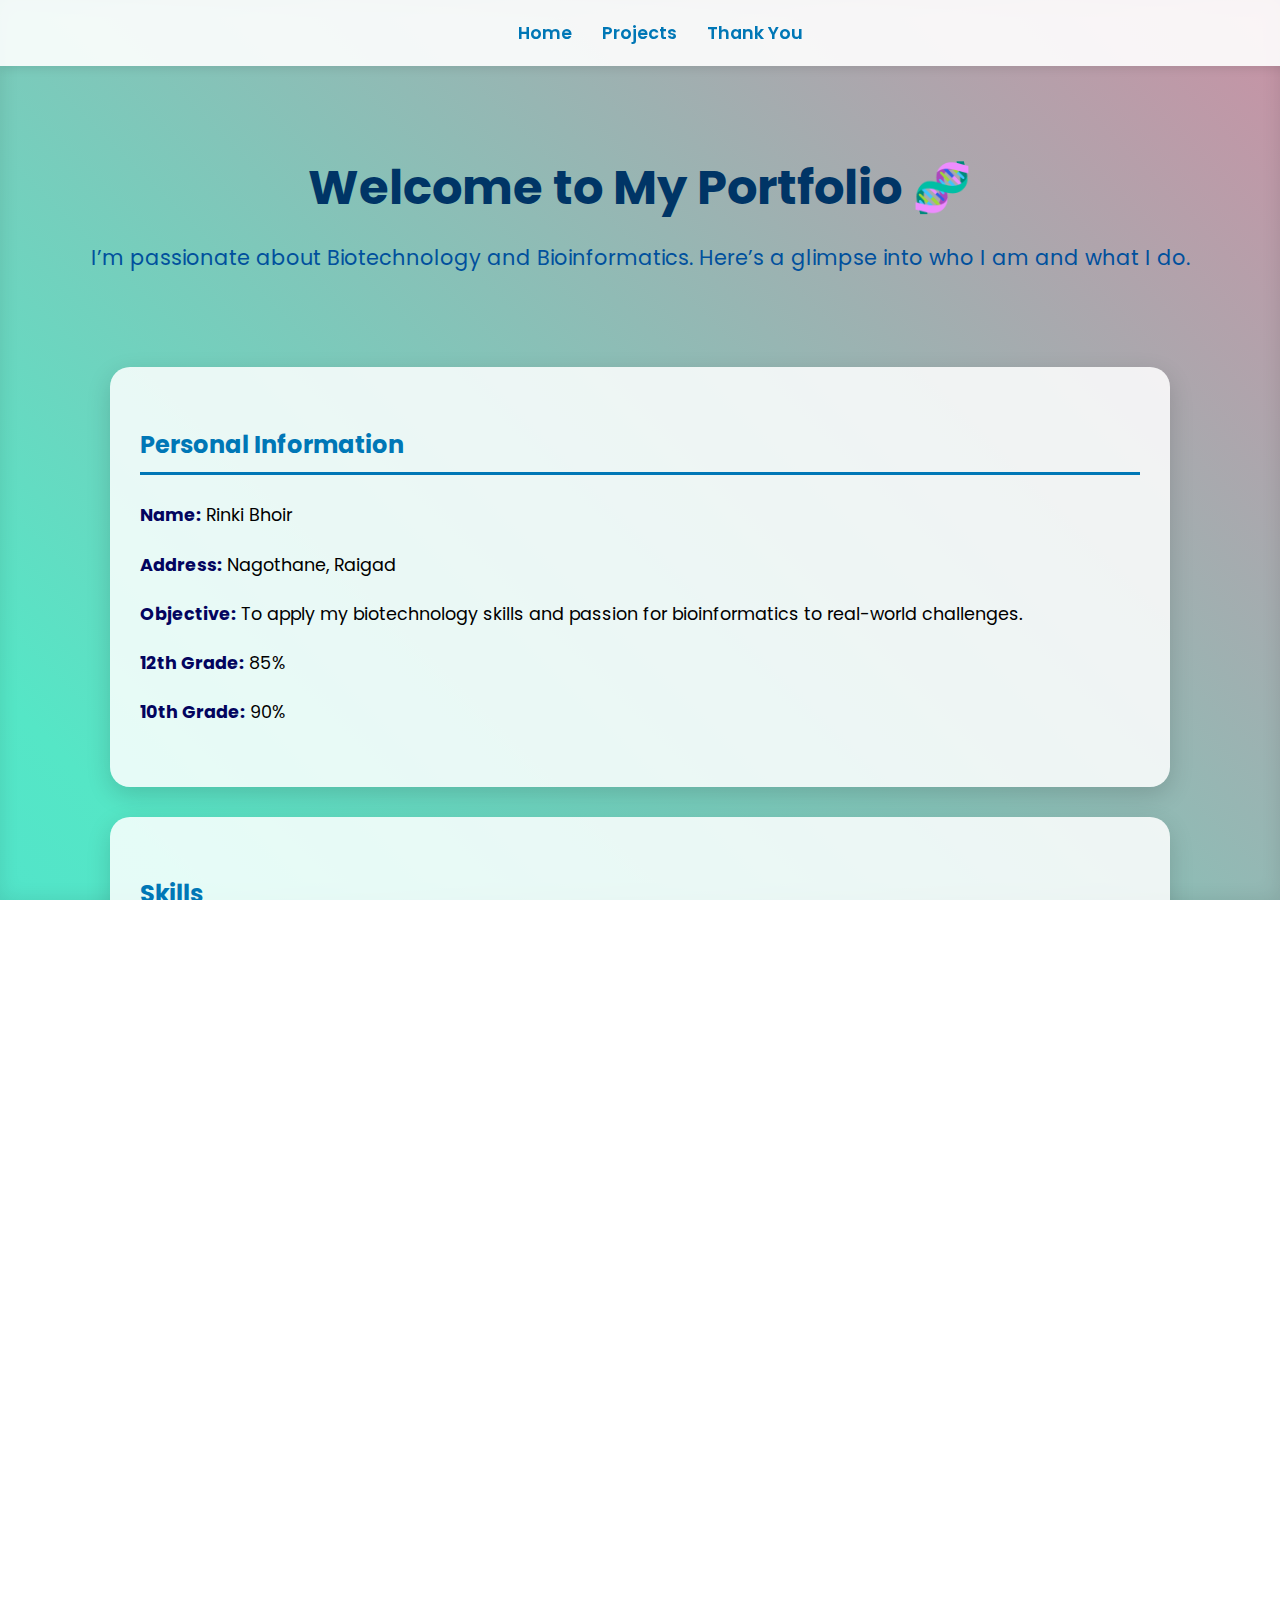
<file: index.html>
<!DOCTYPE html>
<html lang="en">

<head>
    <meta charset="UTF-8">
    <meta name="viewport" content="width=device-width, initial-scale=1.0">
    <title>Rinki Bhoir Portfolio</title>
    
    <link href="https://fonts.googleapis.com/css2?family=Poppins:wght@300;600&display=swap" rel="stylesheet">
    <link rel="stylesheet" href="https://cdnjs.cloudflare.com/ajax/libs/font-awesome/6.4.0/css/all.min.css">
    
    <style>
        body, html {
            margin: 0;
            padding: 0;
            height: 100%;
            font-family: 'Poppins', sans-serif;
            overflow-x: hidden;
            position: relative;
            background: linear-gradient(45deg, #2dd1fa, #55e6c6, #ff6a95, #8e44ad);
            background-size: 400% 400%;
            animation: gradientAnimation 10s ease infinite;
            box-shadow: inset 0 0 20px rgba(0, 0, 0, 0.1);
        }

        @keyframes gradientAnimation {
            0% { background-position: 0% 50%; }
            25% { background-position: 50% 50%; }
            50% { background-position: 100% 50%; }
            75% { background-position: 50% 50%; }
            100% { background-position: 0% 50%; }
        }

        header {
            text-align: center;
            padding: 80px 20px 40px;
            color: #003566;
        }

        header h1 {
            font-size: 3em;
            margin-bottom: 10px;
            animation: fadeDown 1s ease forwards;
        }

        header p {
            font-size: 1.3em;
            color: #00509d;
            margin-top: 15px;
            animation: fadeDown 1.5s ease forwards;
        }

        @keyframes fadeDown {
            from { opacity: 0; transform: translateY(-30px); }
            to { opacity: 1; transform: translateY(0); }
        }

        section {
            background: rgba(255, 255, 255, 0.85);
            margin: 30px auto;
            padding: 40px 30px;
            border-radius: 20px;
            box-shadow: 0 8px 24px rgba(0,0,0,0.15);
            max-width: 1000px;
            transition: transform 0.3s, box-shadow 0.3s;
        }

        section:hover {
            transform: translateY(-8px);
            box-shadow: 0 12px 30px rgba(0,0,0,0.25);
        }

        h2 {
            color: #0077b6;
            border-bottom: 3px solid #0077b6;
            padding-bottom: 10px;
            margin-bottom: 25px;
        }

        ul, p {
            font-size: 1.1em;
            line-height: 1.8;
        }

        .highlight {
            font-weight: bold;
            color: #03045e;
        }

        .btn {
            display: inline-block;
            margin: 40px auto 20px;
            padding: 14px 30px;
            background: #0077b6;
            color: #fff;
            text-decoration: none;
            border-radius: 12px;
            font-size: 1.2em;
            transition: background 0.3s;
        }

        .btn:hover {
            background: #023e8a;
        }

        .social-icons {
            margin-top: 25px;
            text-align: center;
        }

        .social-icons a {
            margin: 0 15px;
            display: inline-block;
            background: #0077b6;
            color: white;
            font-size: 1.8em;
            width: 50px;
            height: 50px;
            border-radius: 50%;
            line-height: 50px;
            transition: transform 0.3s, background 0.3s;
        }

        .social-icons a:hover {
            transform: scale(1.2);
            background: #023e8a;
        }

        @media (max-width: 600px) {
            header h1 {
                font-size: 2.2em;
            }

            header p {
                font-size: 1em;
            }

            section {
                margin: 20px;
                padding: 20px 15px;
            }
        }
       
        .nav-header {
            background: rgba(255, 255, 255, 0.9);
            padding: 20px;
            position: fixed;
            width: 100%;
            top: 0;
            z-index: 1000;
            box-shadow: 0 2px 10px rgba(0,0,0,0.1);
        }

        .nav-header nav {
            max-width: 1000px;
            margin: 0 auto;
            display: flex;
            justify-content: center;
            gap: 30px;
        }

        .nav-header a {
            color: #0077b6;
            text-decoration: none;
            font-weight: 600;
            font-size: 1.1em;
            transition: color 0.3s;
        }

        .nav-header a:hover {
            color: #023e8a;
        }

        footer {
            background: rgba(255, 255, 255, 0.9);
            padding: 30px;
            text-align: center;
            margin-top: 50px;
            box-shadow: 0 -2px 10px rgba(0,0,0,0.1);
        }

        footer p {
            color: #0077b6;
            margin: 10px 0;
        }

        /* Adjust header padding to account for fixed nav */
        header {
            padding-top: 120px;
        }

    </style>
</head>

<body>
    <div class="nav-header">
        <nav>
            <a href="index.html">Home</a>
            <a href="projects.html">Projects</a>
            <a href="thankyou.html">Thank You</a>
        </nav>
    </div>

    <header>
        <h1>Welcome to My Portfolio 🧬</h1>
        <p>I’m passionate about Biotechnology and Bioinformatics. Here’s a glimpse into who I am and what I do.</p>
    </header>

    <section>
        <h2>Personal Information</h2>
        <p><span class="highlight">Name:</span> Rinki Bhoir</p>
        <p><span class="highlight">Address:</span> Nagothane, Raigad</p>
        <p><span class="highlight">Objective:</span> To apply my biotechnology skills and passion for bioinformatics to real-world challenges.</p>
        <p><span class="highlight">12th Grade:</span> 85%</p>
        <p><span class="highlight">10th Grade:</span> 90%</p>
    </section>

    <section>
        <h2>Skills</h2>
        <ul>
            <li>Data Analysis - Medium Level</li>
            <li>Microbial Growth culture (SPC)- Medium Level</li>
            <li>Aseptic Techniques and Microbial Culture - Medium Level</li>
            <li>Sequence Alignment - High Level</li>
            <li>BioPython,basic Python,HTML</li>
            <li>Basic Gene/DNA Analysis Tool (GC%, AT%, Length)</li>
            <li>Basic Microbiology Skils</li>
            <li>Biological Data Visualization (Charts from FASTA or CSV)</li>
            
            <li>Quality analysis of food (MBRT test, Resazurin test)</li>
        </ul>
    </section>

    <section>
        <h2>Languages Known</h2>
        <ul>
            <li>English</li>
            <li>Hindi</li>
            <li>Marathi</li>
        </ul>
    </section>

    <section>
        <h2>Contact & Socials</h2>
        <ul>
            <li><span class="highlight">Gmail:</span><a href="https://mail.google.com/mail/?view=cm&to=bhoirrinki@gmail.com" target="_blank">bhoirrinki@gmail.com</i></a>
            </li>
            <li><span class="highlight">Instagram:</span><a href="https://www.instagram.com/rinki_bhoir">rinki_bhoir</a></li>
            <li><span class="highlight">LinkedIn:</span> <a href="https://www.linkedin.com/in/rinki-bhoir-b1120a279" target="_blank">Rinki Bhoir LinkedIn</a></li>
        </ul>
        <div class="social-icons">
            <a href="https://mail.google.com/mail/?view=cm&to=bhoirrinki@gmail.com" target="_blank"><i class="fas fa-envelope"></i></a>
            <a href="https://www.instagram.com/rinki_bhoir" target="_blank"><i class="fab fa-instagram"></i></a>
            <a href="https://www.linkedin.com/in/rinki-bhoir-b1120a279" target="_blank"><i class="fab fa-linkedin"></i></a>
        </div>
    </section>

    <div style="text-align:center;">
        <a href="projects.html" class="btn">View Projects</a>
    </div>

    <footer>
        <p>&copy; 2023 Rinki Bhoir. All rights reserved.</p>
        <p>Biotechnology & Bioinformatics Portfolio</p>
        <div class="social-icons">
            <a href="https://mail.google.com/mail/?view=cm&to=bhoirrinki@gmail.com" target="_blank"><i class="fas fa-envelope"></i></a>
            <a href="https://www.instagram.com/rinki_bhoir" target="_blank"><i class="fab fa-instagram"></i></a>
            <a href="https://www.linkedin.com/in/rinki-bhoir-b1120a279" target="_blank"><i class="fab fa-linkedin"></i></a>
        </div>
    </footer>



</body>

</html>
</file>
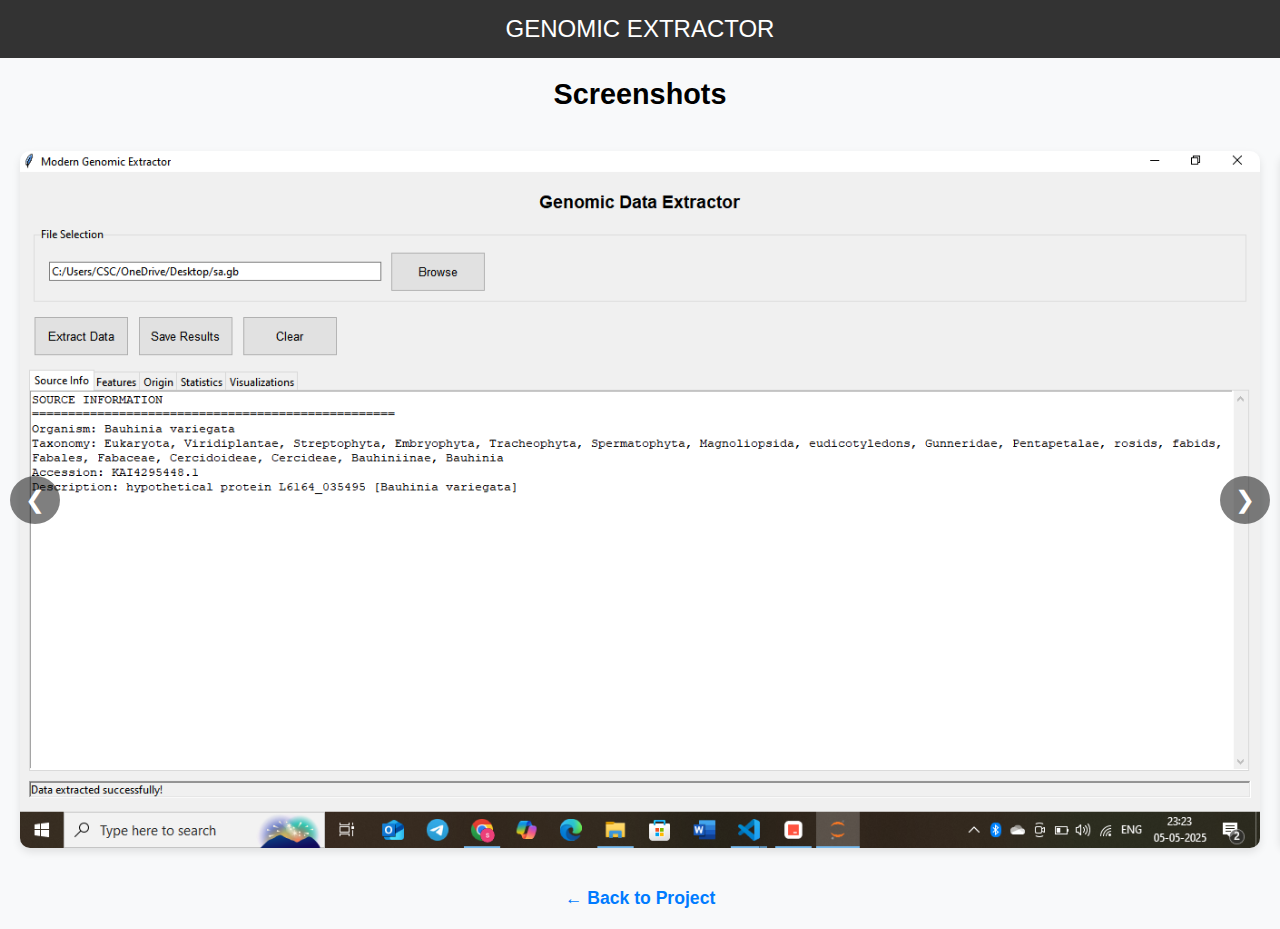
<file: extract.html>
<!DOCTYPE html>
<html lang="en">
<head>
  <meta charset="UTF-8" />
  <meta name="viewport" content="width=device-width, initial-scale=1.0"/>
  <title>Image Gallery</title>
  <style>
    * {
      box-sizing: border-box;
      margin: 0;
      padding: 0;
    }

    body {
      font-family: Arial, sans-serif;
      background-color: #f8f9fa;
      scroll-behavior: smooth;
    }

    header {
      background-color: #333;
      color: white;
      padding: 15px;
      text-align: center;
      font-size: 1.5em;
    }

    h1 {
      text-align: center;
      margin: 20px 0;
      font-size: 1.8em;
    }

    .gallery-wrapper {
      position: relative;
      overflow: hidden;
      max-width: 100%;
    }

    .scroll-container {
      display: flex;
      overflow-x: auto;
      scroll-snap-type: x mandatory;
      gap: 20px;
      padding: 20px;
      scroll-behavior: smooth;
    }

    .scroll-container img {
      flex: 0 0 100%;
      max-width: 100%;
      height: auto;
      scroll-snap-align: center;
      border-radius: 10px;
      box-shadow: 0 4px 8px rgba(0,0,0,0.1);
    }

    .nav-button {
      position: absolute;
      top: 50%;
      transform: translateY(-50%);
      background-color: rgba(0, 0, 0, 0.5);
      color: white;
      border: none;
      padding: 10px 15px;
      font-size: 1.5em;
      cursor: pointer;
      z-index: 10;
      border-radius: 50%;
    }

    .nav-button.left {
      left: 10px;
    }

    .nav-button.right {
      right: 10px;
    }

    .nav-button:hover {
      background-color: rgba(0, 0, 0, 0.7);
    }

    .back-link {
      text-align: center;
      display: block;
      margin: 20px auto;
      text-decoration: none;
      color: #007bff;
      font-weight: bold;
      font-size: 1.1em;
    }

    /* Responsive font sizes */
    @media (max-width: 768px) {
      h1 {
        font-size: 1.4em;
      }
      header {
        font-size: 1.2em;
      }
      .nav-button {
        padding: 8px 12px;
        font-size: 1.2em;
      }
    }
  </style>
</head>
<body>
  <header>GENOMIC EXTRACTOR</header>

  <h1>Screenshots</h1>

  <div class="gallery-wrapper">
    <button class="nav-button left" onclick="scrollLeft()">&#10094;</button>

    <div class="scroll-container" id="scrollContainer">
      <img src="Screenshot (486).png" alt="Result 1" />
      <img src="Screenshot (487).png" alt="Result 2" />
      <img src="Screenshot (488).png" alt="Result 3" />
      <img src="Screenshot (489).png" alt="Result 4" />
      <img src="Screenshot (490).png" alt="Result 5" />
      <img src="Screenshot (491).png" alt="Result 6" />
      <img src="Screenshot (492).png" alt="Result 7" />
    </div>

    <button class="nav-button right" onclick="scrollRight()">&#10095;</button>
  </div>

  <a href="index.html" class="back-link">← Back to Project</a>

  <script>
    const scrollContainer = document.getElementById("scrollContainer");

    function scrollLeft() {
      scrollContainer.scrollBy({ left: -window.innerWidth, behavior: "smooth" });
    }

    function scrollRight() {
      scrollContainer.scrollBy({ left: window.innerWidth, behavior: "smooth" });
    }
  </script>
</body>
</html>
</file>
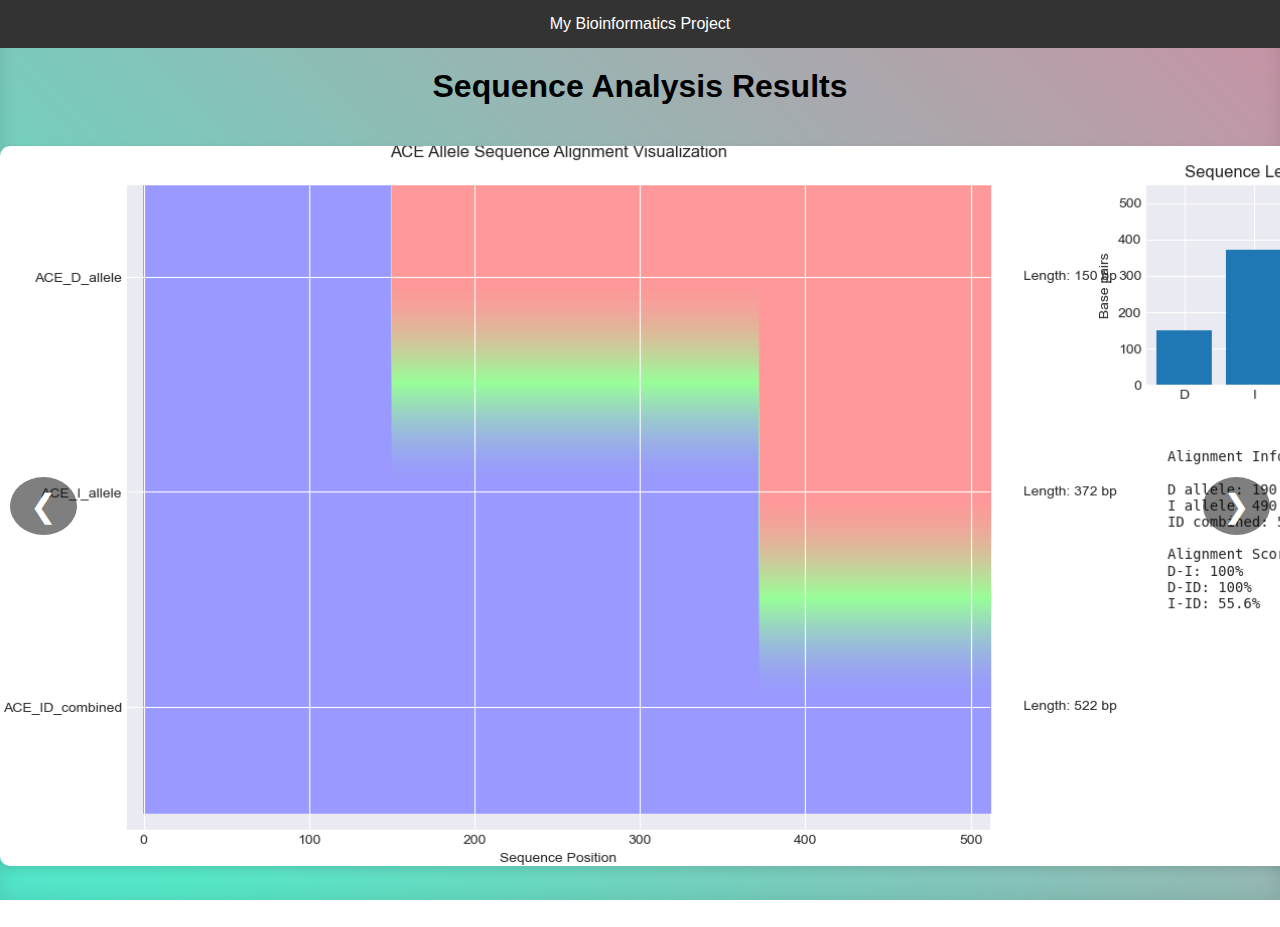
<file: image.html>
<!DOCTYPE html>
<html lang="en">
<head>
  <meta charset="UTF-8" />
  <meta name="viewport" content="width=device-width, initial-scale=1.0"/>
  <title>Image Gallery</title>
  <link rel="stylesheet" href="stylesi.css" />
  <script defer src="is.js"></script>
</head>
<body>
  <!-- HEADER -->
  <header style="background-color: #333; color: white; padding: 15px; text-align: center;">
    My Bioinformatics Project
  </header>

  <!-- HEADING BELOW HEADER -->
  <h1 style="text-align:center; margin-top: 20px;">Sequence Analysis Results</h1>

  <!-- IMAGE SCROLL CONTAINER WITH NAV BUTTONS -->
  <div class="gallery-wrapper">
    <button class="nav-button left">&#10094;</button>
    
    <div class="scroll-container" id="scrollContainer">
      <img src="allele sequence.png" alt="Result 1" />
      <img src="Figure_1.png" alt="Result 2" />
      
    </div>

    <button class="nav-button right">&#10095;</button>
  </div>

  <!-- BACK LINK -->
  <div style="text-align:center; margin-top:20px;">
    <a href="index.html" class="back-link">← Back to Project</a>
  </div>
</body>
</html>
</file>
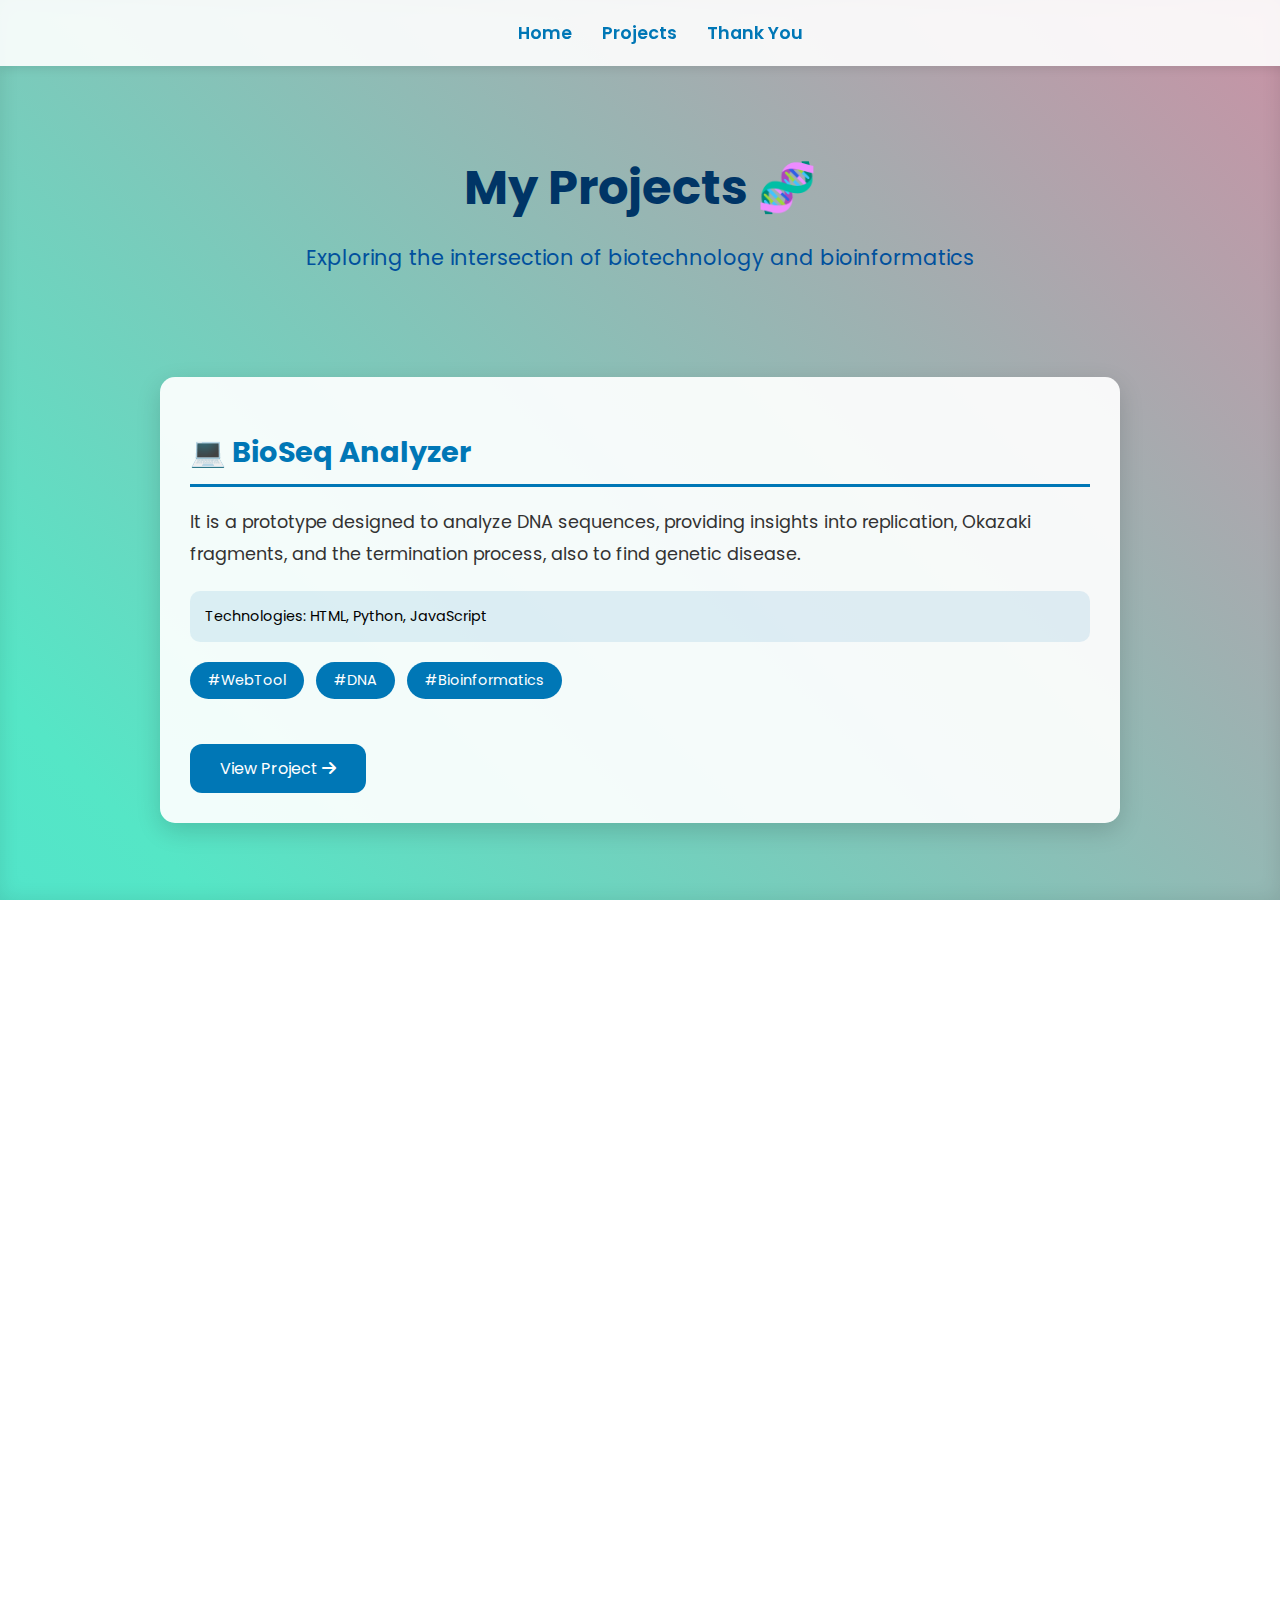
<file: projects.html>
<!DOCTYPE html>
<html lang="en">
<head>
    <meta charset="UTF-8">
    <meta name="viewport" content="width=device-width, initial-scale=1.0">
    <title>Projects - Rinki Bhoir</title>
    <script src="scripts.js"></script>
    <link href="https://fonts.googleapis.com/css2?family=Poppins:wght@300;600&display=swap" rel="stylesheet">
    <link rel="stylesheet" href="https://cdnjs.cloudflare.com/ajax/libs/font-awesome/6.4.0/css/all.min.css">
    
    <style>
        /* Include base styles from porttest1.html */
        body, html {
            margin: 0;
            padding: 0;
            height: 100%;
            font-family: 'Poppins', sans-serif;
            overflow-x: hidden;
            position: relative;
            background: linear-gradient(45deg, #2dd1fa, #55e6c6, #ff6a95, #8e44ad);
            background-size: 400% 400%;
            animation: gradientAnimation 10s ease infinite;
            box-shadow: inset 0 0 20px rgba(0, 0, 0, 0.1);
        }

        @keyframes gradientAnimation {
            0% { background-position: 0% 50%; }
            25% { background-position: 50% 50%; }
            50% { background-position: 100% 50%; }
            75% { background-position: 50% 50%; }
            100% { background-position: 0% 50%; }
        }

        header {
            text-align: center;
            padding: 80px 20px 40px;
            color: #003566;
        }

        header h1 {
            font-size: 3em;
            margin-bottom: 10px;
            animation: fadeDown 1s ease forwards;
        }

        header p {
            font-size: 1.3em;
            color: #00509d;
            margin-top: 15px;
            animation: fadeDown 1.5s ease forwards;
        }

        @keyframes fadeDown {
            from { opacity: 0; transform: translateY(-30px); }
            to { opacity: 1; transform: translateY(0); }
        }

        section {
            background: rgba(255, 255, 255, 0.85);
            margin: 30px auto;
            padding: 40px 30px;
            border-radius: 20px;
            box-shadow: 0 8px 24px rgba(0,0,0,0.15);
            max-width: 1000px;
            transition: transform 0.3s, box-shadow 0.3s;
        }

        section:hover {
            transform: translateY(-8px);
            box-shadow: 0 12px 30px rgba(0,0,0,0.25);
        }

        h2 {
            color: #0077b6;
            border-bottom: 3px solid #0077b6;
            padding-bottom: 10px;
            margin-bottom: 25px;
        }

        ul, p {
            font-size: 1.1em;
            line-height: 1.8;
        }

        .highlight {
            font-weight: bold;
            color: #03045e;
        }

        .btn {
            display: inline-block;
            margin: 40px auto 20px;
            padding: 14px 30px;
            background: #0077b6;
            color: #fff;
            text-decoration: none;
            border-radius: 12px;
            font-size: 1.2em;
            transition: background 0.3s;
        }

        .btn:hover {
            background: #023e8a;
        }

        .social-icons {
            margin-top: 25px;
            text-align: center;
        }

        .social-icons a {
            margin: 0 15px;
            display: inline-block;
            background: #0077b6;
            color: white;
            font-size: 1.8em;
            width: 50px;
            height: 50px;
            border-radius: 50%;
            line-height: 50px;
            transition: transform 0.3s, background 0.3s;
        }

        .social-icons a:hover {
            transform: scale(1.2);
            background: #023e8a;
        }

        @media (max-width: 600px) {
            header h1 {
                font-size: 2.2em;
            }

            header p {
                font-size: 1em;
            }

            section {
                margin: 20px;
                padding: 20px 15px;
            }
        }
       
        .nav-header {
            background: rgba(255, 255, 255, 0.9);
            padding: 20px;
            position: fixed;
            width: 100%;
            top: 0;
            z-index: 1000;
            box-shadow: 0 2px 10px rgba(0,0,0,0.1);
        }

        .nav-header nav {
            max-width: 1000px;
            margin: 0 auto;
            display: flex;
            justify-content: center;
            gap: 30px;
        }

        .nav-header a {
            color: #0077b6;
            text-decoration: none;
            font-weight: 600;
            font-size: 1.1em;
            transition: color 0.3s;
        }

        .nav-header a:hover {
            color: #023e8a;
        }

        footer {
            background: rgba(255, 255, 255, 0.9);
            padding: 30px;
            text-align: center;
            margin-top: 50px;
            box-shadow: 0 -2px 10px rgba(0,0,0,0.1);
        }

        footer p {
            color: #0077b6;
            margin: 10px 0;
        }

        /* Adjust header padding to account for fixed nav */
        header {
            padding-top: 120px;
        }

    
        
        .project-card {
            background: rgba(255, 255, 255, 0.92);
            border-radius: 15px;
            padding: 30px;
            margin: 40px auto;
            max-width: 900px;
            opacity: 0;
            transform: translateY(30px);
            transition: all 0.5s ease;
            box-shadow: 0 8px 24px rgba(0,0,0,0.15);
        }

        .project-card.visible {
            opacity: 1;
            transform: translateY(0);
        }

        .project-card:hover {
            transform: translateY(-5px);
            box-shadow: 0 15px 30px rgba(0,0,0,0.2);
        }

        .project-title {
            font-size: 1.8em;
            color: #0077b6;
            margin-bottom: 20px;
            display: flex;
            align-items: center;
            gap: 15px;
        }

        .project-description {
            color: #333;
            line-height: 1.8;
            margin: 20px 0;
            opacity: 0;
            transform: translateX(-20px);
            transition: all 0.5s ease 0.2s;
        }

        .project-card.visible .project-description {
            opacity: 1;
            transform: translateX(0);
        }

        .tags {
            display: flex;
            flex-wrap: wrap;
            gap: 12px;
            margin: 20px 0;
        }

        .tag {
            background: #0077b6;
            color: white;
            padding: 8px 18px;
            border-radius: 25px;
            font-size: 0.9em;
            transition: all 0.3s ease;
            cursor: pointer;
        }

        .tag:hover {
            transform: scale(1.1);
            background: #023e8a;
        }

        .project-link {
            display: inline-block;
            margin-top: 25px;
            padding: 12px 30px;
            background: #0077b6;
            color: white;
            text-decoration: none;
            border-radius: 12px;
            transition: all 0.3s;
            opacity: 0;
            transform: translateY(20px);
        }

        .project-card.visible .project-link {
            opacity: 1;
            transform: translateY(0);
            transition-delay: 0.4s;
        }

        .project-link:hover {
            background: #023e8a;
            transform: translateY(-3px);
            box-shadow: 0 5px 15px rgba(0,0,0,0.2);
        }

        .tech-stack {
            margin: 20px 0;
            padding: 15px;
            background: rgba(0,119,182,0.1);
            border-radius: 10px;
            font-size: 0.9em;
        }
    </style>
</head>

<body>
    <div class="nav-header">
        <nav>
            <a href="index.html">Home</a>
            <a href="projects.html">Projects</a>
            <a href="thankyou.html">Thank You</a>
        </nav>
    </div>

    <header>
        <h1>My Projects 🧬</h1>
        <p>Exploring the intersection of biotechnology and bioinformatics</p>
    </header>
    <div class="project-card">
        <h2 class="project-title">💻 BioSeq Analyzer</h2>
        <p class="project-description">
           It is a prototype designed to analyze DNA sequences, providing insights into replication, 
            Okazaki fragments, and the termination process, also to find genetic disease.
        </p>
        <div class="tech-stack">
            Technologies: HTML, Python, JavaScript
        </div>
        <div class="tags">
            <span class="tag">#WebTool</span>
            <span class="tag">#DNA</span>
            <span class="tag">#Bioinformatics</span>
        </div>
        <a href="https://rinkibhoir.github.io/dseq/" class="project-link">View Project <i class="fas fa-arrow-right"></i></a>
    </div>
    <div class="project-card">
        <h2 class="project-title">Microbiology Quiz</h2>
        <p class="project-description">
           It is quiz related to subject microbiology which helps students to test their knowledge.
        </p>
        <div class="tech-stack">
            Technologies: HTML, Python, JavaScript
        </div>
        <div class="tags">
            <span class="tag">#WebTool</span>
            <span class="tag">#DNA</span>
            <span class="tag">#Microbiology</span>
        </div>
        <a href="https://rinkibhoir.github.io/quiz2/" class="project-link">View Quiz <i class="fas fa-arrow-right"></i></a>
    </div>


    <div class="project-card">
        <h2 class="project-title"> Sequence Analysis with BLAST & Clustal</h2>
        <p class="project-description">
            A Python-based project to analyze multiple DNA sequences using NCBI BLAST and ClustalW, 
            followed by visualization using Biopython and Seaborn.
        </p>
        <div class="tech-stack">
            Technologies: Python, Biopython, BLAST, ClustalW, Seaborn
        </div>
        <div class="tags">
            <span class="tag">#Python</span>
            <span class="tag">#BLAST</span>
            <span class="tag">#Clustal</span>
        </div>
    </div>

    <div class="project-card">
        <h2 class="project-title"> Biological Data Analysis</h2>
        <p class="project-description">
            An end-to-end bioinformatics pipeline to clean, process, and analyze large biological datasets. 
            Used pandas, matplotlib, and statistical techniques for insights.
        </p>
        <div class="tech-stack">
            Technologies: Python, Pandas, Matplotlib, Statistical Analysis
        </div>
        <div class="tags">
            <span class="tag">#DataAnalyst</span>
            <span class="tag">#Biotech</span>
            <span class="tag">#Analytics</span>
        </div>
        <a href="image.html" class="project-link">View Project <i class="fas fa-arrow-right"></i></a>
    </div>

    <div class="project-card">
        <h2 class="project-title">🧪 Gel Electrophoresis Visualization</h2>
        <p class="project-description">
            A simulation tool to visualize how DNA fragments separate based on size in an agarose gel. 
           
        <div class="tags">
            <span class="tag">#Simulation</span>
            <span class="tag">#Electrophoresis</span>
            <span class="tag">#BioTech Lab skills</span>
        </div>
       
    </div>
    <div class="project-card">
        <h2 class="project-title"> GENOMIC EXTRACTOR</h2>
        <p class="project-description">
            An end-to-end bioinformatics pipeline to clean, process, and analyze large biological datasets. 
            Used pandas, matplotlib, and statistical techniques for insights.It reads uploaded file of from ncbi in .gb form and upon clicking extract provide codons , feature ,visualization.
        </p>
        <div class="tech-stack">
            Technologies: Python, Pandas, Matplotlib, Statistical Analysis
        </div>
        <div class="tags">
            <span class="tag">#DataAnalyst</span>
            <span class="tag">#Biotech</span>
            <span class="tag">#Analytics</span>
        </div>
        <a href="extract.html" class="project-link">View Result <i class="fas fa-arrow-right"></i></a>
    </div>



    <footer>
        <p>© 2023 Rinki Bhoir. All rights reserved.</p>
        <p>Biotechnology & Bioinformatics Portfolio</p>
        <div class="social-icons">
            <a href="https://mail.google.com/mail/?view=cm&to=bhoirrinki@gmail.com" target="_blank"><i class="fas fa-envelope"></i></a>
            <a href="https://www.instagram.com/rinki_bhoir"><i class="fab fa-instagram"></i></a>
            <a href="https://www.linkedin.com/in/rinki-bhoir-b1120a279"><i class="fab fa-linkedin"></i></a>
        </div>
    </footer>
</body>
</html>
</file>
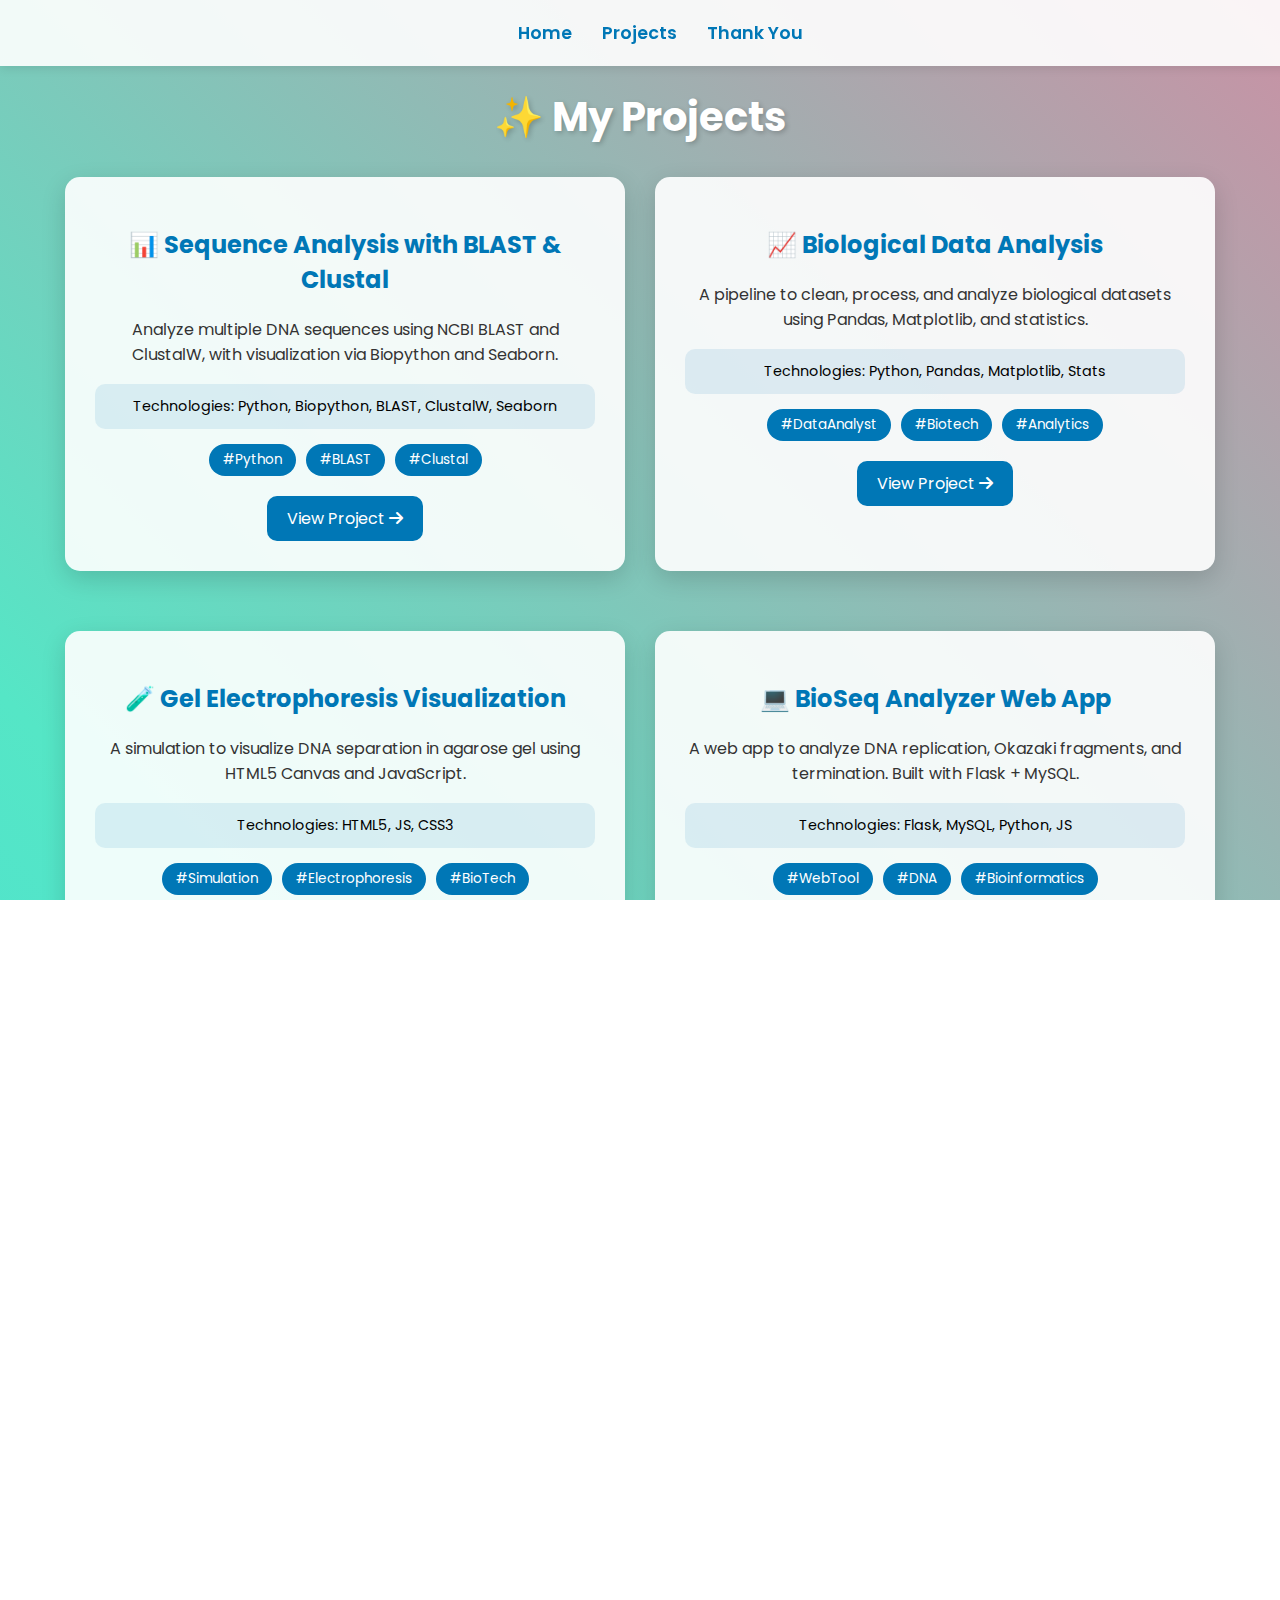
<file: projrct1.html>
<!DOCTYPE html>
<html lang="en">
<head>
  <meta charset="UTF-8" />
  <meta name="viewport" content="width=device-width, initial-scale=1.0"/>
  <title>Projects - Rinki Bhoir</title>
  <script src="scripts.js"></script>
  <link href="https://fonts.googleapis.com/css2?family=Poppins:wght@300;600&display=swap" rel="stylesheet"/>
  <link rel="stylesheet" href="https://cdnjs.cloudflare.com/ajax/libs/font-awesome/6.4.0/css/all.min.css"/>
  <style>
    body, html {
      margin: 0;
      padding: 0;
      height: 100%;
      font-family: 'Poppins', sans-serif;
      overflow-x: hidden;
      background: linear-gradient(45deg, #2dd1fa, #55e6c6, #ff6a95, #8e44ad);
      background-size: 400% 400%;
      animation: gradientAnimation 10s ease infinite;
    }

    @keyframes gradientAnimation {
      0% { background-position: 0% 50%; }
      50% { background-position: 100% 50%; }
      100% { background-position: 0% 50%; }
    }

    .nav-header {
      background: rgba(255, 255, 255, 0.9);
      padding: 20px;
      position: fixed;
      width: 100%;
      top: 0;
      z-index: 1000;
      box-shadow: 0 2px 10px rgba(0,0,0,0.1);
    }

    .nav-header nav {
      max-width: 1000px;
      margin: 0 auto;
      display: flex;
      justify-content: center;
      gap: 30px;
    }

    .nav-header a {
      color: #0077b6;
      text-decoration: none;
      font-weight: 600;
      font-size: 1.1em;
    }

    header {
      text-align: center;
      padding: 120px 20px 40px;
      color: #003566;
    }

    header h1 {
      font-size: 3em;
      margin-bottom: 10px;
      animation: fadeDown 1s ease forwards;
    }

    header p {
      font-size: 1.3em;
      color: #00509d;
      margin-top: 15px;
      animation: fadeDown 1.5s ease forwards;
    }

    @keyframes fadeDown {
      from { opacity: 0; transform: translateY(-30px); }
      to { opacity: 1; transform: translateY(0); }
    }

    .projects {
      padding: 60px 20px;
      text-align: center;
    }

    .section-title {
      color: #fff;
      font-size: 2.5em;
      margin-bottom: 30px;
      text-shadow: 2px 2px 5px rgba(0,0,0,0.2);
    }

    .project-row {
      display: flex;
      justify-content: center;
      gap: 30px;
      flex-wrap: wrap;
      margin-bottom: 60px;
    }

    .project-card {
      background: rgba(255, 255, 255, 0.9);
      border-radius: 15px;
      padding: 30px;
      flex: 1;
      min-width: 280px;
      max-width: 500px;
      box-shadow: 0 8px 24px rgba(0,0,0,0.15);
      transition: all 0.3s ease;
    }

    .project-card:hover {
      transform: translateY(-5px);
      box-shadow: 0 15px 30px rgba(0,0,0,0.2);
    }

    .project-title {
      font-size: 1.5em;
      color: #0077b6;
      margin-bottom: 20px;
    }

    .project-description {
      color: #333;
      line-height: 1.6;
    }

    .tech-stack {
      margin-top: 15px;
      padding: 12px;
      background: rgba(0,119,182,0.1);
      border-radius: 10px;
      font-size: 0.9em;
    }

    .tags {
      display: flex;
      flex-wrap: wrap;
      justify-content: center;
      gap: 10px;
      margin-top: 15px;
    }

    .tag {
      background: #0077b6;
      color: white;
      padding: 6px 14px;
      border-radius: 20px;
      font-size: 0.85em;
    }

    .project-link {
      display: inline-block;
      margin-top: 20px;
      padding: 10px 20px;
      background: #0077b6;
      color: #fff;
      border-radius: 10px;
      text-decoration: none;
    }

    .project-link:hover {
      background: #023e8a;
    }

    footer {
      background: rgba(255,255,255,0.9);
      padding: 30px;
      text-align: center;
      box-shadow: 0 -2px 10px rgba(0,0,0,0.1);
    }

    footer p {
      color: #0077b6;
      margin: 10px 0;
    }

    .social-icons {
      margin-top: 15px;
    }

    .social-icons a {
      margin: 0 10px;
      color: white;
      background: #0077b6;
      border-radius: 50%;
      display: inline-block;
      width: 40px;
      height: 40px;
      line-height: 40px;
      font-size: 1.2em;
    }

    .social-icons a:hover {
      background: #023e8a;
    }

    @media (max-width: 768px) {
      .project-row {
        flex-direction: column;
        align-items: center;
      }

      .project-card {
        max-width: 90%;
      }

      header h1 {
        font-size: 2em;
      }
    }
  </style>
</head>
<body>
    <div class="nav-header">
        <nav>
            <a href="index.html">Home</a>
            <a href="projects.html">Projects</a>
            <a href="thankyou.html">Thank You</a>
        </nav>
    </div>


<!-- Projects Section -->
<section class="projects" id="projects">
  <h1 class="section-title">✨ My Projects</h1>

  <div class="project-row">
    <div class="project-card">
      <h2 class="project-title">📊 Sequence Analysis with BLAST & Clustal</h2>
      <p class="project-description">
        Analyze multiple DNA sequences using NCBI BLAST and ClustalW, with visualization via Biopython and Seaborn.
      </p>
      <div class="tech-stack">Technologies: Python, Biopython, BLAST, ClustalW, Seaborn</div>
      <div class="tags">
        <span class="tag">#Python</span><span class="tag">#BLAST</span><span class="tag">#Clustal</span>
      </div>
      <a href="#" class="project-link">View Project <i class="fas fa-arrow-right"></i></a>
    </div>

    <div class="project-card">
      <h2 class="project-title">📈 Biological Data Analysis</h2>
      <p class="project-description">
        A pipeline to clean, process, and analyze biological datasets using Pandas, Matplotlib, and statistics.
      </p>
      <div class="tech-stack">Technologies: Python, Pandas, Matplotlib, Stats</div>
      <div class="tags">
        <span class="tag">#DataAnalyst</span><span class="tag">#Biotech</span><span class="tag">#Analytics</span>
      </div>
      <a href="#" class="project-link">View Project <i class="fas fa-arrow-right"></i></a>
    </div>
  </div>

  <div class="project-row">
    <div class="project-card">
      <h2 class="project-title">🧪 Gel Electrophoresis Visualization</h2>
      <p class="project-description">
        A simulation to visualize DNA separation in agarose gel using HTML5 Canvas and JavaScript.
      </p>
      <div class="tech-stack">Technologies: HTML5, JS, CSS3</div>
      <div class="tags">
        <span class="tag">#Simulation</span><span class="tag">#Electrophoresis</span><span class="tag">#BioTech</span>
      </div>
      <a href="#" class="project-link">View Project <i class="fas fa-arrow-right"></i></a>
    </div>

    <div class="project-card">
      <h2 class="project-title">💻 BioSeq Analyzer Web App</h2>
      <p class="project-description">
        A web app to analyze DNA replication, Okazaki fragments, and termination. Built with Flask + MySQL.
      </p>
      <div class="tech-stack">Technologies: Flask, MySQL, Python, JS</div>
      <div class="tags">
        <span class="tag">#WebTool</span><span class="tag">#DNA</span><span class="tag">#Bioinformatics</span>
      </div>
      <a href="#" class="project-link">View Project <i class="fas fa-arrow-right"></i></a>
    </div>
  </div>

  <div class="project-row">
    <div class="project-card">
      <h2 class="project-title">🔬 Protein Structure Explorer</h2>
      <p class="project-description">
        Visualize 3D protein structures with mutation modeling using NGL Viewer and AlphaFold models.
      </p>
      <div class="tech-stack">Technologies: Python, PHP, AlphaFold DB, NGL Viewer</div>
      <div class="tags">
        <span class="tag">#3DModeling</span><span class="tag">#StructuralBiology</span><span class="tag">#AlphaFold</span>
      </div>
      <a href="#" class="project-link">View Project <i class="fas fa-arrow-right"></i></a>
    </div>

    <div class="project-card">
      <h2 class="project-title">🧬 Mutation Impact Visualizer</h2>
      <p class="project-description">
        Predict protein mutation effects using SIFT/PolyPhen and visualize in 3D via NGL Viewer.
      </p>
      <div class="tech-stack">Technologies: Flask, Python, PolyPhen, SIFT</div>
      <div class="tags">
        <span class="tag">#Mutation</span><span class="tag">#Prediction</span><span class="tag">#3D</span>
      </div>
      <a href="#" class="project-link">View Project <i class="fas fa-arrow-right"></i></a>
    </div>
  </div>
</section>

<!-- Footer -->
<footer>
  <p>© 2023 Rinki Bhoir. All rights reserved.</p>
  <p>Biotechnology & Bioinformatics Portfolio</p>
  <div class="social-icons">
    <a href="mailto:bhoirrinki@gmail.com"><i class="fas fa-envelope"></i></a>
    <a href="https://www.instagram.com/rinki_bhoir"><i class="fab fa-instagram"></i></a>
    <a href="https://www.linkedin.com/in/rinki-bhoir-b1120a279"><i class="fab fa-linkedin"></i></a>
  </div>
</footer>
</body>
</html>
</file>
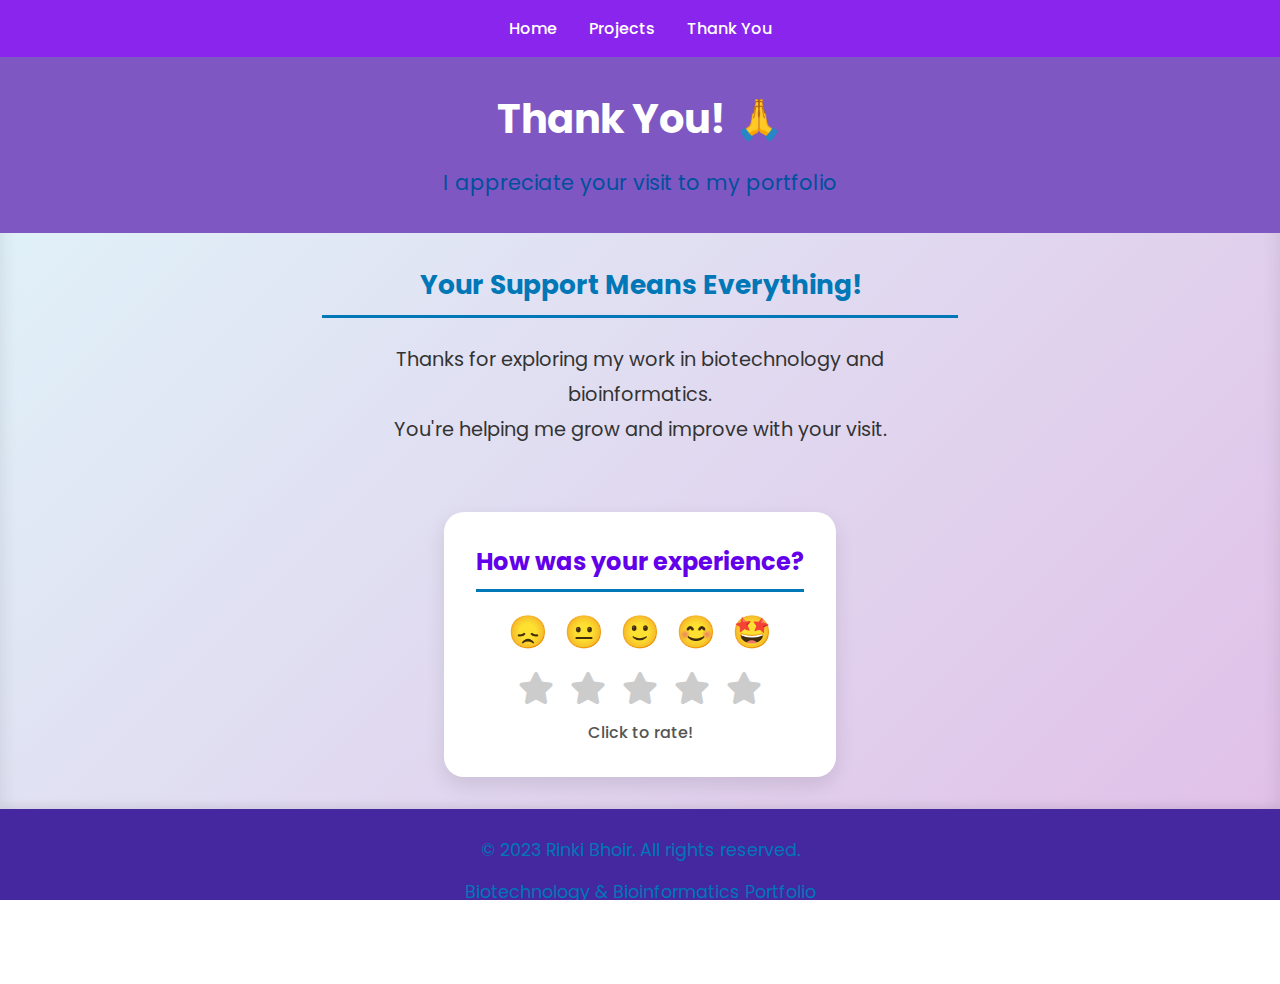
<file: thankyou.html>
<!DOCTYPE html>
<html lang="en">
<head>
  <meta charset="UTF-8" />
  <meta name="viewport" content="width=device-width, initial-scale=1.0"/>
  <title>Thank You - Rinki Bhoir</title>
  <link rel="stylesheet" href="style.css">
  <link rel="stylesheet" href="https://cdnjs.cloudflare.com/ajax/libs/font-awesome/6.4.0/css/all.min.css"/>
  <link href="https://fonts.googleapis.com/css2?family=Poppins:wght@300;600&display=swap" rel="stylesheet"/>
  <style>
    * {
      margin: 0;
      padding: 0;
      box-sizing: border-box;
      font-family: 'Poppins', sans-serif;
    }

    body {
      background: linear-gradient(135deg, #e0f7fa, #e1bee7);
      color: #333;
      display: flex;
      flex-direction: column;
      min-height: 100vh;
    }

    nav {
      background: #8a25ee;
      padding: 1rem 2rem;
      display: flex;
      justify-content: center;
      gap: 2rem;
    }

    nav a {
      color: white;
      text-decoration: none;
      font-weight: 500;
      font-size: 1rem;
      transition: color 0.3s;
    }

    nav a:hover {
      color: #ffd54f;
    }

    header {
      text-align: center;
      padding: 2rem 1rem;
      background: #7e57c2;
      color: white;
      animation: fadeInDown 1s ease-in-out;
    }

    header h1 {
      font-size: 2.5rem;
      margin-bottom: 0.5rem;
    }

    .thank-you-message {
      text-align: center;
      padding: 2rem;
      max-width: 700px;
      margin: auto;
      font-size: 1.1rem;
      animation: fadeIn 2s ease-in;
    }

    .feedback-container {
      background: white;
      border-radius: 20px;
      padding: 2rem;
      max-width: 600px;
      margin: 2rem auto;
      box-shadow: 0 8px 20px rgba(0, 0, 0, 0.1);
      text-align: center;
      animation: popIn 1s ease-in-out;
    }

    .feedback-container h2 {
      margin-bottom: 1rem;
      color: #6200ea;
    }

    .emoji-rating, .stars {
      display: flex;
      justify-content: center;
      gap: 1rem;
      margin: 1rem 0;
    }

    .emoji {
      font-size: 2rem;
      cursor: pointer;
      transition: transform 0.3s ease;
    }

    .emoji:hover,
    .emoji.selected {
      transform: scale(1.3);
    }

    .stars i {
      font-size: 2rem;
      color: #ccc;
      cursor: pointer;
      transition: color 0.3s;
    }

    .stars i.active {
      color: #fbc02d;
    }

    .rating-label {
      font-size: 1rem;
      margin-top: 0.5rem;
      color: #555;
      font-weight: 500;
    }

    footer {
      text-align: center;
      padding: 1rem;
      background: #4527a0;
      color: white;
      margin-top: auto;
    }

    .social-icons {
      margin-top: 0.5rem;
    }

    .social-icons a {
      margin: 0 0.5rem;
      color: white;
      font-size: 1.2rem;
      transition: transform 0.3s;
    }

    .social-icons a:hover {
      transform: scale(1.2);
      color: #ffd54f;
    }

    @keyframes fadeIn {
      from { opacity: 0; transform: translateY(20px); }
      to   { opacity: 1; transform: translateY(0); }
    }

    @keyframes fadeInDown {
      from { opacity: 0; transform: translateY(-30px); }
      to   { opacity: 1; transform: translateY(0); }
    }

    @keyframes popIn {
      0% { transform: scale(0.8); opacity: 0; }
      100% { transform: scale(1); opacity: 1; }
    }
  </style>
</head>
<body>

  <nav>
    <a href="index.html">Home</a>
    <a href="projects.html">Projects</a>
    <a href="thankyou.html">Thank You</a>
  </nav>

  <header>
    <h1>Thank You! 🙏</h1>
    <p>I appreciate your visit to my portfolio</p>
  </header>

  <div class="thank-you-message">
    <h2>Your Support Means Everything!</h2>
    <p>Thanks for exploring my work in biotechnology and bioinformatics.</p>
    <p>You're helping me grow and improve with your visit.</p>
  </div>

  <div class="feedback-container">
    <h2>How was your experience?</h2>

    <div class="emoji-rating">
      <span class="emoji" data-rating="1">😞</span>
      <span class="emoji" data-rating="2">😐</span>
      <span class="emoji" data-rating="3">🙂</span>
      <span class="emoji" data-rating="4">😊</span>
      <span class="emoji" data-rating="5">🤩</span>
    </div>

    <div class="stars">
      <i class="fas fa-star" data-rating="1"></i>
      <i class="fas fa-star" data-rating="2"></i>
      <i class="fas fa-star" data-rating="3"></i>
      <i class="fas fa-star" data-rating="4"></i>
      <i class="fas fa-star" data-rating="5"></i>
    </div>

    <span class="rating-label">Click to rate!</span>
  </div>

  <footer>
    <p>© 2023 Rinki Bhoir. All rights reserved.</p>
    <p>Biotechnology & Bioinformatics Portfolio</p>
    <div class="social-icons">
      <a href="mailto:bhoirrinki@gmail.com"><i class="fas fa-envelope"></i></a>
      <a href="https://www.instagram.com/rinki_bhoir"><i class="fab fa-instagram"></i></a>
      <a href="https://www.linkedin.com/in/rinki-bhoir-b1120a279"><i class="fab fa-linkedin"></i></a>
    </div>
  </footer>

  <script>
    const stars = document.querySelectorAll('.stars i');
    const emojis = document.querySelectorAll('.emoji');
    const ratingLabel = document.querySelector('.rating-label');
    const labels = ['Poor', 'Fair', 'Good', 'Very Good', 'Excellent'];

    function updateRating(rating) {
      stars.forEach(star => {
        star.classList.toggle('active', star.dataset.rating <= rating);
      });
      emojis.forEach(emoji => {
        emoji.classList.toggle('selected', emoji.dataset.rating == rating);
      });
      ratingLabel.textContent = `You rated: ${labels[rating - 1]}`;
    }

    stars.forEach(star => {
      star.addEventListener('click', () => {
        const rating = parseInt(star.dataset.rating);
        updateRating(rating);
      });
    });

    emojis.forEach(emoji => {
      emoji.addEventListener('click', () => {
        const rating = parseInt(emoji.dataset.rating);
        updateRating(rating);
      });
    });
  </script>

</body>
</html>
</file>
<file: stylesi.css>
body {
    margin: 0;
    font-family: Arial, sans-serif;
    scroll-behavior: smooth;
    background-color: #f8f9fa;
  }
  
  .gallery-wrapper {
    position: relative;
    overflow: hidden;
  }
  
  .scroll-container {
    display: flex;
    overflow-x: auto;
    scroll-snap-type: x mandatory;
    -webkit-overflow-scrolling: touch;
    scroll-behavior: smooth;
    gap: 20px;
    padding: 20px 40px;
  }
  
  .scroll-container img {
    scroll-snap-align: center;
    flex: 0 0 100%;
    height: 80vh;
    object-fit: contain;
    border-radius: 10px;
    box-shadow: 0 4px 10px rgba(0,0,0,0.1);
  }
  
  .nav-button {
    position: absolute;
    top: 50%;
    transform: translateY(-50%);
    font-size: 2rem;
    background-color: rgba(0,0,0,0.5);
    color: white;
    border: none;
    padding: 10px 20px;
    cursor: pointer;
    z-index: 10;
    border-radius: 50%;
  }
  
  .nav-button.left {
    left: 10px;
  }
  
  .nav-button.right {
    right: 10px;
  }
  
  .nav-button:hover {
    background-color: rgba(0,0,0,0.7);
  }
  
  .back-link {
    text-decoration: none;
    color: #007bff;
    font-weight: bold;
    font-size: 1.1em;
  }
  
/* Include base styles from porttest1.html */
body, html {
    margin: 0;
    padding: 0;
    height: 100%;
    font-family: 'Poppins', sans-serif;
    overflow-x: hidden;
    position: relative;
    background: linear-gradient(45deg, #2dd1fa, #55e6c6, #ff6a95, #8e44ad);
    background-size: 400% 400%;
    animation: gradientAnimation 10s ease infinite;
    box-shadow: inset 0 0 20px rgba(0, 0, 0, 0.1);
}

@keyframes gradientAnimation {
    0% { background-position: 0% 50%; }
    25% { background-position: 50% 50%; }
    50% { background-position: 100% 50%; }
    75% { background-position: 50% 50%; }
    100% { background-position: 0% 50%; }
}

header {
    text-align: center;
    padding: 80px 20px 40px;
    color: #003566;
}

header h1 {
    font-size: 3em;
    margin-bottom: 10px;
    animation: fadeDown 1s ease forwards;
}

header p {
    font-size: 1.3em;
    color: #00509d;
    margin-top: 15px;
    animation: fadeDown 1.5s ease forwards;
}

@keyframes fadeDown {
    from { opacity: 0; transform: translateY(-30px); }
    to { opacity: 1; transform: translateY(0); }
}

section {
    background: rgba(255, 255, 255, 0.85);
    margin: 30px auto;
    padding: 40px 30px;
    border-radius: 20px;
    box-shadow: 0 8px 24px rgba(0,0,0,0.15);
    max-width: 1000px;
    transition: transform 0.3s, box-shadow 0.3s;
}

section:hover {
    transform: translateY(-8px);
    box-shadow: 0 12px 30px rgba(0,0,0,0.25);
}

h2 {
    color: #0077b6;
    border-bottom: 3px solid #0077b6;
    padding-bottom: 10px;
    margin-bottom: 25px;
}

ul, p {
    font-size: 1.1em;
    line-height: 1.8;
}

.highlight {
    font-weight: bold;
    color: #03045e;
}

.btn {
    display: inline-block;
    margin: 40px auto 20px;
    padding: 14px 30px;
    background: #0077b6;
    color: #fff;
    text-decoration: none;
    border-radius: 12px;
    font-size: 1.2em;
    transition: background 0.3s;
}

.btn:hover {
    background: #023e8a;
}

.social-icons {
    margin-top: 25px;
    text-align: center;
}

.social-icons a {
    margin: 0 15px;
    display: inline-block;
    background: #0077b6;
    color: white;
    font-size: 1.8em;
    width: 50px;
    height: 50px;
    border-radius: 50%;
    line-height: 50px;
    transition: transform 0.3s, background 0.3s;
}

.social-icons a:hover {
    transform: scale(1.2);
    background: #023e8a;
}

@media (max-width: 600px) {
    header h1 {
        font-size: 2.2em;
    }

    header p {
        font-size: 1em;
    }

    section {
        margin: 20px;
        padding: 20px 15px;
    }
}

.nav-header {
    background: rgba(255, 255, 255, 0.9);
    padding: 20px;
    position: fixed;
    width: 100%;
    top: 0;
    z-index: 1000;
    box-shadow: 0 2px 10px rgba(0,0,0,0.1);
}

.nav-header nav {
    max-width: 1000px;
    margin: 0 auto;
    display: flex;
    justify-content: center;
    gap: 30px;
}

.nav-header a {
    color: #0077b6;
    text-decoration: none;
    font-weight: 600;
    font-size: 1.1em;
    transition: color 0.3s;
}

.nav-header a:hover {
    color: #023e8a;
}

footer {
    background: rgba(255, 255, 255, 0.9);
    padding: 30px;
    text-align: center;
    margin-top: 50px;
    box-shadow: 0 -2px 10px rgba(0,0,0,0.1);
}

footer p {
    color: #0077b6;
    margin: 10px 0;
}

/* Adjust header padding to account for fixed nav */
header {
    padding-top: 120px;
}



.project-card {
    background: rgba(255, 255, 255, 0.92);
    border-radius: 15px;
    padding: 30px;
    margin: 40px auto;
    max-width: 900px;
    opacity: 0;
    transform: translateY(30px);
    transition: all 0.5s ease;
    box-shadow: 0 8px 24px rgba(0,0,0,0.15);
}

.project-card.visible {
    opacity: 1;
    transform: translateY(0);
}

.project-card:hover {
    transform: translateY(-5px);
    box-shadow: 0 15px 30px rgba(0,0,0,0.2);
}

.project-title {
    font-size: 1.8em;
    color: #0077b6;
    margin-bottom: 20px;
    display: flex;
    align-items: center;
    gap: 15px;
}

.project-description {
    color: #333;
    line-height: 1.8;
    margin: 20px 0;
    opacity: 0;
    transform: translateX(-20px);
    transition: all 0.5s ease 0.2s;
}

.project-card.visible .project-description {
    opacity: 1;
    transform: translateX(0);
}

.tags {
    display: flex;
    flex-wrap: wrap;
    gap: 12px;
    margin: 20px 0;
}

.tag {
    background: #0077b6;
    color: white;
    padding: 8px 18px;
    border-radius: 25px;
    font-size: 0.9em;
    transition: all 0.3s ease;
    cursor: pointer;
}

.tag:hover {
    transform: scale(1.1);
    background: #023e8a;
}

.project-link {
    display: inline-block;
    margin-top: 25px;
    padding: 12px 30px;
    background: #0077b6;
    color: white;
    text-decoration: none;
    border-radius: 12px;
    transition: all 0.3s;
    opacity: 0;
    transform: translateY(20px);
}

.project-card.visible .project-link {
    opacity: 1;
    transform: translateY(0);
    transition-delay: 0.4s;
}

.project-link:hover {
    background: #023e8a;
    transform: translateY(-3px);
    box-shadow: 0 5px 15px rgba(0,0,0,0.2);
}

.tech-stack {
    margin: 20px 0;
    padding: 15px;
    background: rgba(0,119,182,0.1);
    border-radius: 10px;
    font-size: 0.9em;
}
/* Add styles for image gallery (in styles.css) */
.image-container {
    display: grid;
    
    gap: 20px;
    margin-top: 20px;
}

.image-container img {
    width: 700px; /* Set a specific width */
    height: 500px; /* Set a specific height */
    object-fit: cover; /* Optional: ensures image aspect ratio is preserved while filling the set dimensions */
}


/* Optional: if you want images to fill larger space on the page, adjust the grid */
@media (min-width: 768px) {
    .image-container {
        grid-template-columns: repeat(2, 1fr); /* Use 2 columns on larger screens */
    }
}

@media (min-width: 1024px) {
    .image-container {
        grid-template-columns: repeat(3, 1fr); /* Use 3 columns on large screens */
    }
}
body {
    margin: 0;
    font-family: Arial, sans-serif;
    scroll-behavior: smooth;
  }
  
  .scroll-container {
    display: flex;
    overflow-x: auto;
    scroll-snap-type: x mandatory;
    -webkit-overflow-scrolling: touch;
    gap: 20px;
    padding: 20px;
    scroll-behavior: smooth;
  }
  
  .scroll-container img {
    scroll-snap-align: center;
    flex: 0 0 100%;
    height: 80vh;
    object-fit: contain;
    border-radius: 10px;
  }
  
  .back-link {
    text-decoration: none;
    color: #007bff;
    font-weight: bold;
  }
  

/* Include base styles from porttest1.html */
body, html {
    margin: 0;
    padding: 0;
    height: 100%;
    font-family: 'Poppins', sans-serif;
    overflow-x: hidden;
    position: relative;
    background: linear-gradient(45deg, #2dd1fa, #55e6c6, #ff6a95, #8e44ad);
    background-size: 400% 400%;
    animation: gradientAnimation 10s ease infinite;
    box-shadow: inset 0 0 20px rgba(0, 0, 0, 0.1);
}

@keyframes gradientAnimation {
    0% { background-position: 0% 50%; }
    25% { background-position: 50% 50%; }
    50% { background-position: 100% 50%; }
    75% { background-position: 50% 50%; }
    100% { background-position: 0% 50%; }
}

header {
    text-align: center;
    padding: 80px 20px 40px;
    color: #003566;
}

header h1 {
    font-size: 3em;
    margin-bottom: 10px;
    animation: fadeDown 1s ease forwards;
}

header p {
    font-size: 1.3em;
    color: #00509d;
    margin-top: 15px;
    animation: fadeDown 1.5s ease forwards;
}

@keyframes fadeDown {
    from { opacity: 0; transform: translateY(-30px); }
    to { opacity: 1; transform: translateY(0); }
}

section {
    background: rgba(255, 255, 255, 0.85);
    margin: 30px auto;
    padding: 40px 30px;
    border-radius: 20px;
    box-shadow: 0 8px 24px rgba(0,0,0,0.15);
    max-width: 1000px;
    transition: transform 0.3s, box-shadow 0.3s;
}

section:hover {
    transform: translateY(-8px);
    box-shadow: 0 12px 30px rgba(0,0,0,0.25);
}

h2 {
    color: #0077b6;
    border-bottom: 3px solid #0077b6;
    padding-bottom: 10px;
    margin-bottom: 25px;
}

ul, p {
    font-size: 1.1em;
    line-height: 1.8;
}

.highlight {
    font-weight: bold;
    color: #03045e;
}

.btn {
    display: inline-block;
    margin: 40px auto 20px;
    padding: 14px 30px;
    background: #0077b6;
    color: #fff;
    text-decoration: none;
    border-radius: 12px;
    font-size: 1.2em;
    transition: background 0.3s;
}

.btn:hover {
    background: #023e8a;
}

.social-icons {
    margin-top: 25px;
    text-align: center;
}

.social-icons a {
    margin: 0 15px;
    display: inline-block;
    background: #0077b6;
    color: white;
    font-size: 1.8em;
    width: 50px;
    height: 50px;
    border-radius: 50%;
    line-height: 50px;
    transition: transform 0.3s, background 0.3s;
}

.social-icons a:hover {
    transform: scale(1.2);
    background: #023e8a;
}

@media (max-width: 600px) {
    header h1 {
        font-size: 2.2em;
    }

    header p {
        font-size: 1em;
    }

    section {
        margin: 20px;
        padding: 20px 15px;
    }
}

.nav-header {
    background: rgba(255, 255, 255, 0.9);
    padding: 20px;
    position: fixed;
    width: 100%;
    top: 0;
    z-index: 1000;
    box-shadow: 0 2px 10px rgba(0,0,0,0.1);
}

.nav-header nav {
    max-width: 1000px;
    margin: 0 auto;
    display: flex;
    justify-content: center;
    gap: 30px;
}

.nav-header a {
    color: #0077b6;
    text-decoration: none;
    font-weight: 600;
    font-size: 1.1em;
    transition: color 0.3s;
}

.nav-header a:hover {
    color: #023e8a;
}

footer {
    background: rgba(255, 255, 255, 0.9);
    padding: 30px;
    text-align: center;
    margin-top: 50px;
    box-shadow: 0 -2px 10px rgba(0,0,0,0.1);
}

footer p {
    color: #0077b6;
    margin: 10px 0;
}

/* Adjust header padding to account for fixed nav */
header {
    padding-top: 120px;
}



.project-card {
    background: rgba(255, 255, 255, 0.92);
    border-radius: 15px;
    padding: 30px;
    margin: 40px auto;
    max-width: 900px;
    opacity: 0;
    transform: translateY(30px);
    transition: all 0.5s ease;
    box-shadow: 0 8px 24px rgba(0,0,0,0.15);
}

.project-card.visible {
    opacity: 1;
    transform: translateY(0);
}

.project-card:hover {
    transform: translateY(-5px);
    box-shadow: 0 15px 30px rgba(0,0,0,0.2);
}

.project-title {
    font-size: 1.8em;
    color: #0077b6;
    margin-bottom: 20px;
    display: flex;
    align-items: center;
    gap: 15px;
}

.project-description {
    color: #333;
    line-height: 1.8;
    margin: 20px 0;
    opacity: 0;
    transform: translateX(-20px);
    transition: all 0.5s ease 0.2s;
}

.project-card.visible .project-description {
    opacity: 1;
    transform: translateX(0);
}

.tags {
    display: flex;
    flex-wrap: wrap;
    gap: 12px;
    margin: 20px 0;
}

.tag {
    background: #0077b6;
    color: white;
    padding: 8px 18px;
    border-radius: 25px;
    font-size: 0.9em;
    transition: all 0.3s ease;
    cursor: pointer;
}

.tag:hover {
    transform: scale(1.1);
    background: #023e8a;
}

.project-link {
    display: inline-block;
    margin-top: 25px;
    padding: 12px 30px;
    background: #0077b6;
    color: white;
    text-decoration: none;
    border-radius: 12px;
    transition: all 0.3s;
    opacity: 0;
    transform: translateY(20px);
}

.project-card.visible .project-link {
    opacity: 1;
    transform: translateY(0);
    transition-delay: 0.4s;
}

.project-link:hover {
    background: #023e8a;
    transform: translateY(-3px);
    box-shadow: 0 5px 15px rgba(0,0,0,0.2);
}

.tech-stack {
    margin: 20px 0;
    padding: 15px;
    background: rgba(0,119,182,0.1);
    border-radius: 10px;
    font-size: 0.9em;
}
/* Add styles for image gallery (in styles.css) */
.image-container {
    display: grid;
    
    gap: 20px;
    margin-top: 20px;
}

.image-container img {
    width: 700px; /* Set a specific width */
    height: 500px; /* Set a specific height */
    object-fit: cover; /* Optional: ensures image aspect ratio is preserved while filling the set dimensions */
}


/* Optional: if you want images to fill larger space on the page, adjust the grid */
@media (min-width: 768px) {
    .image-container {
        grid-template-columns: repeat(2, 1fr); /* Use 2 columns on larger screens */
    }
}

@media (min-width: 1024px) {
    .image-container {
        grid-template-columns: repeat(3, 1fr); /* Use 3 columns on large screens */
    }
}
body {
    margin: 0;
    font-family: Arial, sans-serif;
    scroll-behavior: smooth;
  }
  
  .scroll-container {
    display: flex;
    overflow-x: auto;
    scroll-snap-type: x mandatory;
    -webkit-overflow-scrolling: touch;
    gap: 20px;
    padding: 20px;
    scroll-behavior: smooth;
  }
  
  .scroll-container img {
    scroll-snap-align: center;
    flex: 0 0 100%;
    height: 80vh;
    object-fit: contain;
    border-radius: 10px;
  }
  
  .back-link {
    text-decoration: none;
    color: #007bff;
    font-weight: bold;
  }
</file>
<file: style.css>
/* Include base styles from porttest1.html */
body, html {
    margin: 0;
    padding: 0;
    height: 100%;
    font-family: 'Poppins', sans-serif;
    overflow-x: hidden;
    position: relative;
    background: linear-gradient(45deg, #2dd1fa, #55e6c6, #ff6a95, #8e44ad);
    background-size: 400% 400%;
    animation: gradientAnimation 10s ease infinite;
    box-shadow: inset 0 0 20px rgba(0, 0, 0, 0.1);
}

@keyframes gradientAnimation {
    0% { background-position: 0% 50%; }
    25% { background-position: 50% 50%; }
    50% { background-position: 100% 50%; }
    75% { background-position: 50% 50%; }
    100% { background-position: 0% 50%; }
}

header {
    text-align: center;
    padding: 80px 20px 40px;
    color: #003566;
}

header h1 {
    font-size: 3em;
    margin-bottom: 10px;
    animation: fadeDown 1s ease forwards;
}

header p {
    font-size: 1.3em;
    color: #00509d;
    margin-top: 15px;
    animation: fadeDown 1.5s ease forwards;
}

@keyframes fadeDown {
    from { opacity: 0; transform: translateY(-30px); }
    to { opacity: 1; transform: translateY(0); }
}

section {
    background: rgba(255, 255, 255, 0.85);
    margin: 30px auto;
    padding: 40px 30px;
    border-radius: 20px;
    box-shadow: 0 8px 24px rgba(0,0,0,0.15);
    max-width: 1000px;
    transition: transform 0.3s, box-shadow 0.3s;
}

section:hover {
    transform: translateY(-8px);
    box-shadow: 0 12px 30px rgba(0,0,0,0.25);
}

h2 {
    color: #0077b6;
    border-bottom: 3px solid #0077b6;
    padding-bottom: 10px;
    margin-bottom: 25px;
}

ul, p {
    font-size: 1.1em;
    line-height: 1.8;
}

.highlight {
    font-weight: bold;
    color: #03045e;
}

.btn {
    display: inline-block;
    margin: 40px auto 20px;
    padding: 14px 30px;
    background: #0077b6;
    color: #fff;
    text-decoration: none;
    border-radius: 12px;
    font-size: 1.2em;
    transition: background 0.3s;
}

.btn:hover {
    background: #023e8a;
}

.social-icons {
    margin-top: 25px;
    text-align: center;
}

.social-icons a {
    margin: 0 15px;
    display: inline-block;
    background: #0077b6;
    color: white;
    font-size: 1.8em;
    width: 50px;
    height: 50px;
    border-radius: 50%;
    line-height: 50px;
    transition: transform 0.3s, background 0.3s;
}

.social-icons a:hover {
    transform: scale(1.2);
    background: #023e8a;
}

@media (max-width: 600px) {
    header h1 {
        font-size: 2.2em;
    }

    header p {
        font-size: 1em;
    }

    section {
        margin: 20px;
        padding: 20px 15px;
    }
}

.nav-header {
    background: rgba(255, 255, 255, 0.9);
    padding: 20px;
    position: fixed;
    width: 100%;
    top: 0;
    z-index: 1000;
    box-shadow: 0 2px 10px rgba(0,0,0,0.1);
}

.nav-header nav {
    max-width: 1000px;
    margin: 0 auto;
    display: flex;
    justify-content: center;
    gap: 30px;
}

.nav-header a {
    color: #0077b6;
    text-decoration: none;
    font-weight: 600;
    font-size: 1.1em;
    transition: color 0.3s;
}

.nav-header a:hover {
    color: #023e8a;
}

footer {
    background: rgba(255, 255, 255, 0.9);
    padding: 30px;
    text-align: center;
    margin-top: 50px;
    box-shadow: 0 -2px 10px rgba(0,0,0,0.1);
}

footer p {
    color: #0077b6;
    margin: 10px 0;
}

/* Adjust header padding to account for fixed nav */
header {
    padding-top: 120px;
}



.project-card {
    background: rgba(255, 255, 255, 0.92);
    border-radius: 15px;
    padding: 30px;
    margin: 40px auto;
    max-width: 900px;
    opacity: 0;
    transform: translateY(30px);
    transition: all 0.5s ease;
    box-shadow: 0 8px 24px rgba(0,0,0,0.15);
}

.project-card.visible {
    opacity: 1;
    transform: translateY(0);
}

.project-card:hover {
    transform: translateY(-5px);
    box-shadow: 0 15px 30px rgba(0,0,0,0.2);
}

.project-title {
    font-size: 1.8em;
    color: #0077b6;
    margin-bottom: 20px;
    display: flex;
    align-items: center;
    gap: 15px;
}

.project-description {
    color: #333;
    line-height: 1.8;
    margin: 20px 0;
    opacity: 0;
    transform: translateX(-20px);
    transition: all 0.5s ease 0.2s;
}

.project-card.visible .project-description {
    opacity: 1;
    transform: translateX(0);
}

.tags {
    display: flex;
    flex-wrap: wrap;
    gap: 12px;
    margin: 20px 0;
}

.tag {
    background: #0077b6;
    color: white;
    padding: 8px 18px;
    border-radius: 25px;
    font-size: 0.9em;
    transition: all 0.3s ease;
    cursor: pointer;
}

.tag:hover {
    transform: scale(1.1);
    background: #023e8a;
}

.project-link {
    display: inline-block;
    margin-top: 25px;
    padding: 12px 30px;
    background: #0077b6;
    color: white;
    text-decoration: none;
    border-radius: 12px;
    transition: all 0.3s;
    opacity: 0;
    transform: translateY(20px);
}

.project-card.visible .project-link {
    opacity: 1;
    transform: translateY(0);
    transition-delay: 0.4s;
}

.project-link:hover {
    background: #023e8a;
    transform: translateY(-3px);
    box-shadow: 0 5px 15px rgba(0,0,0,0.2);
}

.tech-stack {
    margin: 20px 0;
    padding: 15px;
    background: rgba(0,119,182,0.1);
    border-radius: 10px;
    font-size: 0.9em;
}
/* Add styles for image gallery (in styles.css) */
.image-container {
    display: grid;
    
    gap: 20px;
    margin-top: 20px;
}

.image-container img {
    width: 700px; /* Set a specific width */
    height: 500px; /* Set a specific height */
    object-fit: cover; /* Optional: ensures image aspect ratio is preserved while filling the set dimensions */
}


/* Optional: if you want images to fill larger space on the page, adjust the grid */
@media (min-width: 768px) {
    .image-container {
        grid-template-columns: repeat(2, 1fr); /* Use 2 columns on larger screens */
    }
}

@media (min-width: 1024px) {
    .image-container {
        grid-template-columns: repeat(3, 1fr); /* Use 3 columns on large screens */
    }
}
body {
    margin: 0;
    font-family: Arial, sans-serif;
    scroll-behavior: smooth;
  }
  
  .scroll-container {
    display: flex;
    overflow-x: auto;
    scroll-snap-type: x mandatory;
    -webkit-overflow-scrolling: touch;
    gap: 20px;
    padding: 20px;
    scroll-behavior: smooth;
  }
  
  .scroll-container img {
    scroll-snap-align: center;
    flex: 0 0 100%;
    height: 80vh;
    object-fit: contain;
    border-radius: 10px;
  }
  
  .back-link {
    text-decoration: none;
    color: #007bff;
    font-weight: bold;
  }
</file>
